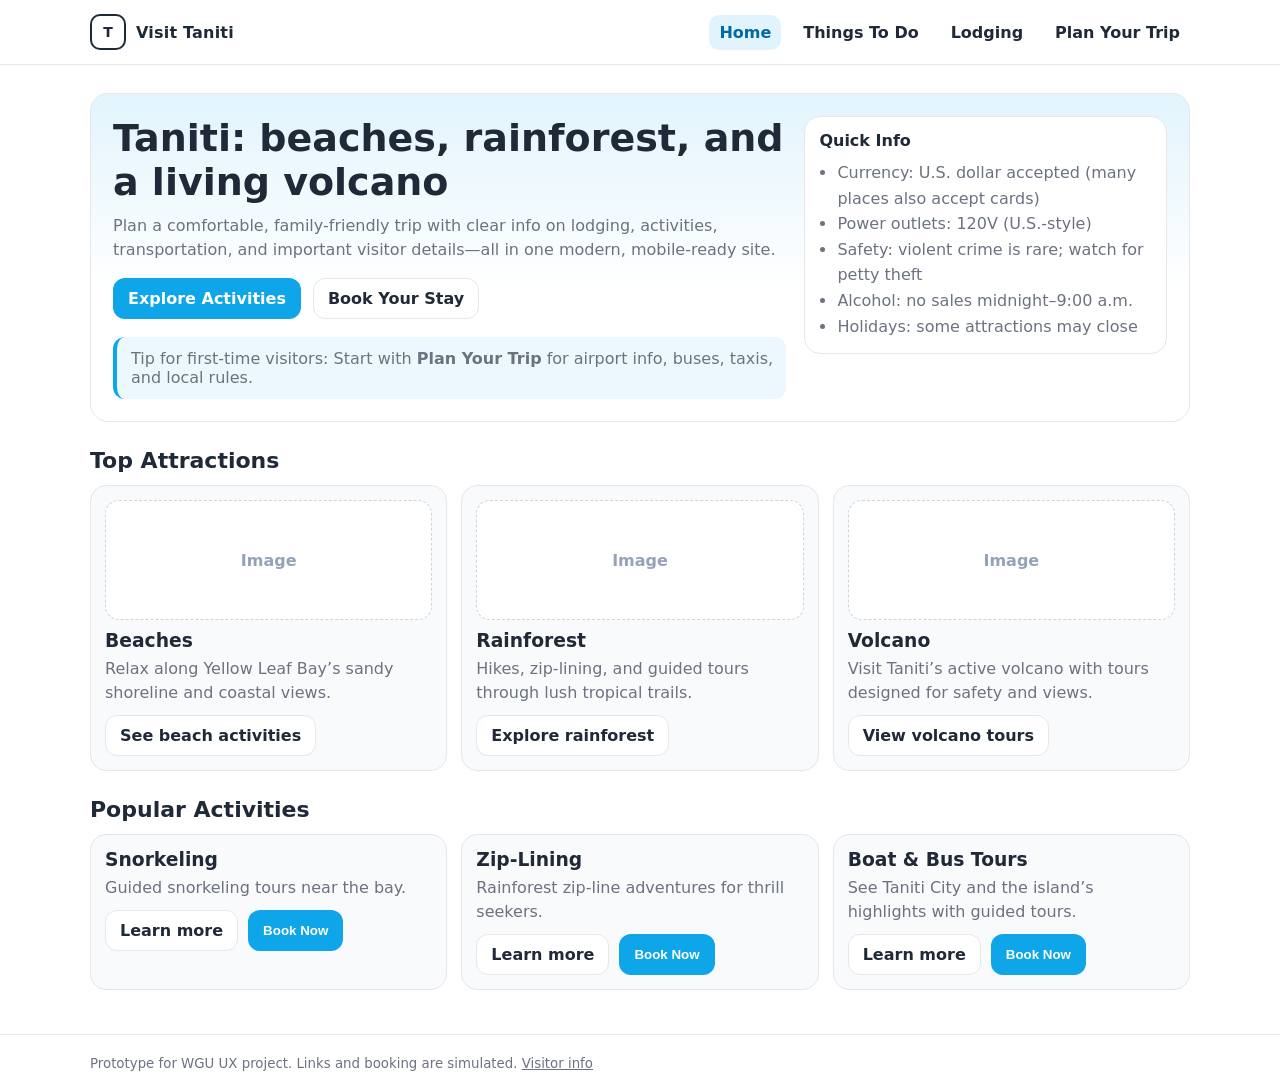
<file: index.html>
<!DOCTYPE html>
<html lang="en">
<head>
  <meta charset="UTF-8" />
  <meta name="viewport" content="width=device-width, initial-scale=1.0" />
  <title>Visit Taniti | Home</title>
  <link rel="stylesheet" href="styles.css" />
</head>
<body>
<header>
  <div class="container header-row">
    <a class="brand" href="index.html" aria-label="Visit Taniti Home">
      <div class="logo">T</div>
      <div>Visit Taniti</div>
    </a>

    <nav class="nav" aria-label="Primary navigation">
      <a href="index.html" aria-current="page">Home</a>
      <a href="activities.html">Things To Do</a>
      <a href="lodging.html">Lodging</a>
      <a href="plan.html">Plan Your Trip</a>
    </nav>

    <button class="menu-btn" onclick="toggleMenu()" aria-label="Open menu">Menu</button>
  </div>

  <div class="container mobile-nav" id="mobileNav" aria-label="Mobile navigation">
    <a href="index.html" aria-current="page">Home</a>
    <a href="activities.html">Things To Do</a>
    <a href="lodging.html">Lodging</a>
    <a href="plan.html">Plan Your Trip</a>
  </div>
</header>

<main class="container">
  <section class="hero" aria-label="Hero section">
    <div class="hero-grid">
      <div>
        <h1>Taniti: beaches, rainforest, and a living volcano</h1>
        <p>
          Plan a comfortable, family-friendly trip with clear info on lodging, activities, transportation,
          and important visitor details—all in one modern, mobile-ready site.
        </p>
        <div class="hero-actions">
          <a class="btn primary" href="activities.html">Explore Activities</a>
          <a class="btn" href="lodging.html">Book Your Stay</a>
        </div>

        <div class="section" style="margin-top:18px;">
          <div class="notice">
            Tip for first-time visitors: Start with <strong>Plan Your Trip</strong> for airport info, buses, taxis, and local rules.
          </div>
        </div>
      </div>

      <aside class="quick-box" aria-label="Quick info">
        <h3>Quick Info</h3>
        <ul class="quick-list">
          <li>Currency: U.S. dollar accepted (many places also accept cards)</li>
          <li>Power outlets: 120V (U.S.-style)</li>
          <li>Safety: violent crime is rare; watch for petty theft</li>
          <li>Alcohol: no sales midnight–9:00 a.m.</li>
          <li>Holidays: some attractions may close</li>
        </ul>
      </aside>
    </div>
  </section>

  <section class="section" aria-label="Top attractions">
    <h2>Top Attractions</h2>
    <div class="grid-3">
      <div class="card">
        <div class="thumb">Image</div>
        <h3>Beaches</h3>
        <p>Relax along Yellow Leaf Bay’s sandy shoreline and coastal views.</p>
        <div class="card-actions">
          <a class="btn" href="activities.html">See beach activities</a>
        </div>
      </div>

      <div class="card">
        <div class="thumb">Image</div>
        <h3>Rainforest</h3>
        <p>Hikes, zip-lining, and guided tours through lush tropical trails.</p>
        <div class="card-actions">
          <a class="btn" href="activities.html">Explore rainforest</a>
        </div>
      </div>

      <div class="card">
        <div class="thumb">Image</div>
        <h3>Volcano</h3>
        <p>Visit Taniti’s active volcano with tours designed for safety and views.</p>
        <div class="card-actions">
          <a class="btn" href="activities.html">View volcano tours</a>
        </div>
      </div>
    </div>
  </section>

  <section class="section" aria-label="Popular activities">
    <h2>Popular Activities</h2>
    <div class="grid-3">
      <div class="card">
        <h3>Snorkeling</h3>
        <p>Guided snorkeling tours near the bay.</p>
        <div class="card-actions">
          <a class="btn" href="activities.html">Learn more</a>
          <button class="btn primary" onclick="openBookingModal('Snorkeling Tour')">Book Now</button>
        </div>
      </div>

      <div class="card">
        <h3>Zip-Lining</h3>
        <p>Rainforest zip-line adventures for thrill seekers.</p>
        <div class="card-actions">
          <a class="btn" href="activities.html">Learn more</a>
          <button class="btn primary" onclick="openBookingModal('Rainforest Zip-Lining')">Book Now</button>
        </div>
      </div>

      <div class="card">
        <h3>Boat & Bus Tours</h3>
        <p>See Taniti City and the island’s highlights with guided tours.</p>
        <div class="card-actions">
          <a class="btn" href="activities.html">Learn more</a>
          <button class="btn primary" onclick="openBookingModal('Island Tour')">Book Now</button>
        </div>
      </div>
    </div>
  </section>
</main>

<footer>
  <div class="container">
    <small>
      Prototype for WGU UX project. Links and booking are simulated.
      <a href="plan.html">Visitor info</a>
    </small>
  </div>
</footer>

<!-- Booking Modal -->
<div class="modal-backdrop" id="modalBackdrop" aria-hidden="true" role="dialog" aria-modal="true">
  <div class="modal">
    <h3 id="modalTitle">Booking</h3>
    <p id="modalBody"></p>
    <div class="modal-actions">
      <button class="btn primary" onclick="closeBookingModal()">Close</button>
    </div>
  </div>
</div>

<script src="script.js"></script>
</body>
</html>
</file>
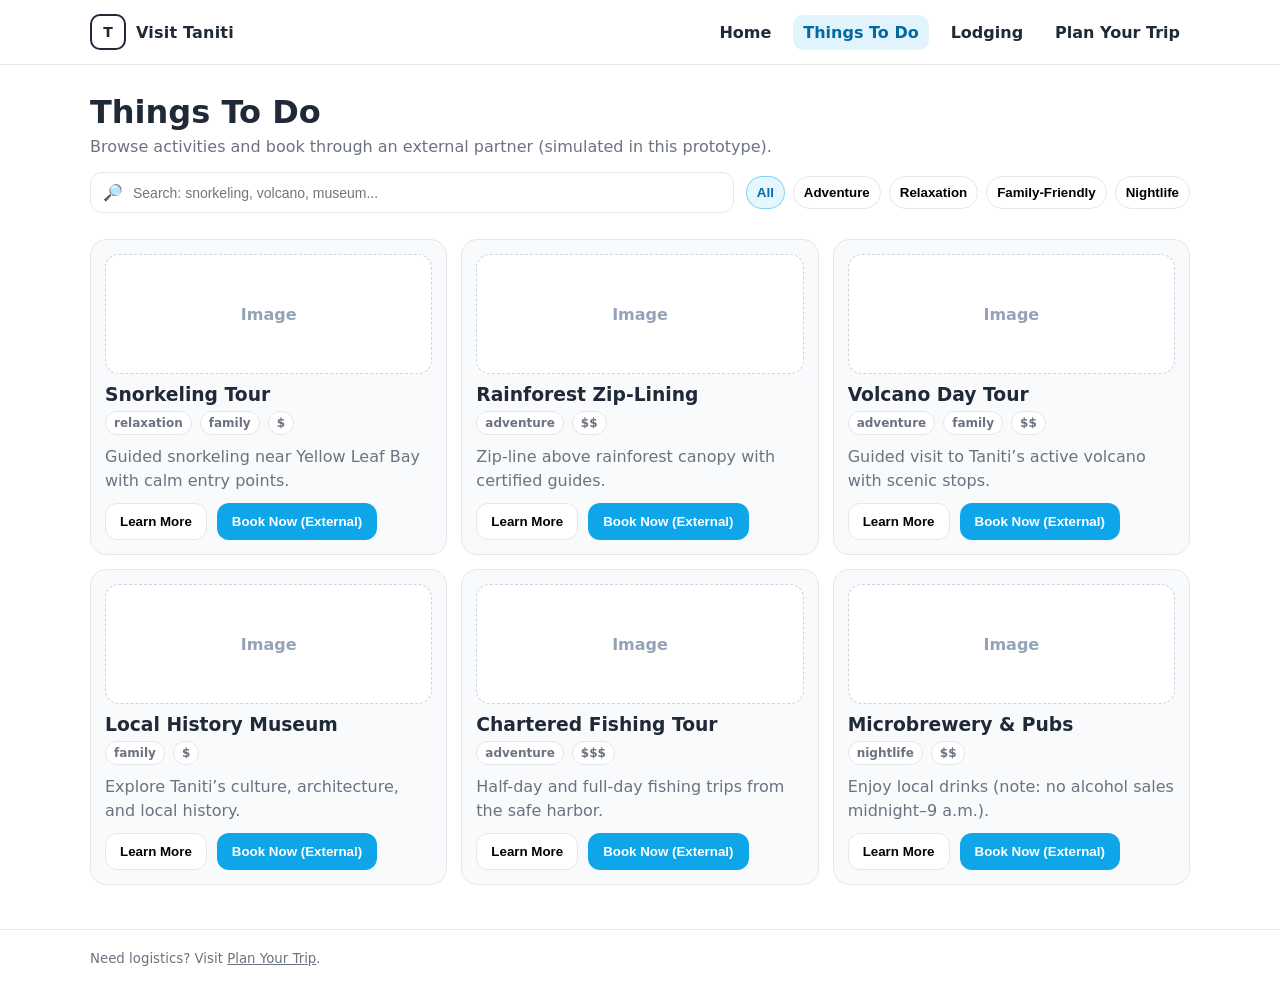
<file: activities.html>
<!DOCTYPE html>
<html lang="en">
<head>
  <meta charset="UTF-8" />
  <meta name="viewport" content="width=device-width, initial-scale=1.0" />
  <title>Visit Taniti | Things To Do</title>
  <link rel="stylesheet" href="styles.css" />
</head>
<body>
<header>
  <div class="container header-row">
    <a class="brand" href="index.html" aria-label="Visit Taniti Home">
      <div class="logo">T</div>
      <div>Visit Taniti</div>
    </a>

    <nav class="nav" aria-label="Primary navigation">
      <a href="index.html">Home</a>
      <a href="activities.html" aria-current="page">Things To Do</a>
      <a href="lodging.html">Lodging</a>
      <a href="plan.html">Plan Your Trip</a>
    </nav>

    <button class="menu-btn" onclick="toggleMenu()" aria-label="Open menu">Menu</button>
  </div>

  <div class="container mobile-nav" id="mobileNav" aria-label="Mobile navigation">
    <a href="index.html">Home</a>
    <a href="activities.html" aria-current="page">Things To Do</a>
    <a href="lodging.html">Lodging</a>
    <a href="plan.html">Plan Your Trip</a>
  </div>
</header>

<main class="container">
  <h1 style="margin:0 0 6px;">Things To Do</h1>
  <p style="margin:0 0 16px; color:var(--muted);">
    Browse activities and book through an external partner (simulated in this prototype).
  </p>

  <div class="toolbar" aria-label="Search and filters">
    <div class="input" aria-label="Search activities">
      🔎 <input id="activitySearch" type="search" placeholder="Search: snorkeling, volcano, museum..." />
    </div>

    <div class="filters" aria-label="Activity filters">
      <button class="pill" aria-pressed="true" data-filter="all">All</button>
      <button class="pill" aria-pressed="false" data-filter="adventure">Adventure</button>
      <button class="pill" aria-pressed="false" data-filter="relaxation">Relaxation</button>
      <button class="pill" aria-pressed="false" data-filter="family">Family-Friendly</button>
      <button class="pill" aria-pressed="false" data-filter="nightlife">Nightlife</button>
    </div>
  </div>

  <div id="activityEmpty" class="notice" style="display:none;">
    No activities match your search/filter. Try a different keyword.
  </div>

  <section class="section">
    <div class="grid-3">
      <!-- Card 1 -->
      <article class="card js-activity-card">
        <div class="thumb">Image</div>
        <h3 class="js-title">Snorkeling Tour</h3>
        <div class="badges">
          <span class="badge js-tag">relaxation</span>
          <span class="badge js-tag">family</span>
          <span class="badge">$</span>
        </div>
        <p>Guided snorkeling near Yellow Leaf Bay with calm entry points.</p>
        <div class="card-actions">
          <button class="btn" onclick="alert('Details page not built in this prototype.');">Learn More</button>
          <button class="btn primary" onclick="openBookingModal('Snorkeling Tour')">Book Now (External)</button>
        </div>
      </article>

      <!-- Card 2 -->
      <article class="card js-activity-card">
        <div class="thumb">Image</div>
        <h3 class="js-title">Rainforest Zip-Lining</h3>
        <div class="badges">
          <span class="badge js-tag">adventure</span>
          <span class="badge">$$</span>
        </div>
        <p>Zip-line above rainforest canopy with certified guides.</p>
        <div class="card-actions">
          <button class="btn" onclick="alert('Details page not built in this prototype.');">Learn More</button>
          <button class="btn primary" onclick="openBookingModal('Rainforest Zip-Lining')">Book Now (External)</button>
        </div>
      </article>

      <!-- Card 3 -->
      <article class="card js-activity-card">
        <div class="thumb">Image</div>
        <h3 class="js-title">Volcano Day Tour</h3>
        <div class="badges">
          <span class="badge js-tag">adventure</span>
          <span class="badge js-tag">family</span>
          <span class="badge">$$</span>
        </div>
        <p>Guided visit to Taniti’s active volcano with scenic stops.</p>
        <div class="card-actions">
          <button class="btn" onclick="alert('Details page not built in this prototype.');">Learn More</button>
          <button class="btn primary" onclick="openBookingModal('Volcano Day Tour')">Book Now (External)</button>
        </div>
      </article>

      <!-- Card 4 -->
      <article class="card js-activity-card">
        <div class="thumb">Image</div>
        <h3 class="js-title">Local History Museum</h3>
        <div class="badges">
          <span class="badge js-tag">family</span>
          <span class="badge">$</span>
        </div>
        <p>Explore Taniti’s culture, architecture, and local history.</p>
        <div class="card-actions">
          <button class="btn" onclick="alert('Details page not built in this prototype.');">Learn More</button>
          <button class="btn primary" onclick="openBookingModal('Local History Museum')">Book Now (External)</button>
        </div>
      </article>

      <!-- Card 5 -->
      <article class="card js-activity-card">
        <div class="thumb">Image</div>
        <h3 class="js-title">Chartered Fishing Tour</h3>
        <div class="badges">
          <span class="badge js-tag">adventure</span>
          <span class="badge">$$$</span>
        </div>
        <p>Half-day and full-day fishing trips from the safe harbor.</p>
        <div class="card-actions">
          <button class="btn" onclick="alert('Details page not built in this prototype.');">Learn More</button>
          <button class="btn primary" onclick="openBookingModal('Chartered Fishing Tour')">Book Now (External)</button>
        </div>
      </article>

      <!-- Card 6 -->
      <article class="card js-activity-card">
        <div class="thumb">Image</div>
        <h3 class="js-title">Microbrewery & Pubs</h3>
        <div class="badges">
          <span class="badge js-tag">nightlife</span>
          <span class="badge">$$</span>
        </div>
        <p>Enjoy local drinks (note: no alcohol sales midnight–9 a.m.).</p>
        <div class="card-actions">
          <button class="btn" onclick="alert('Details page not built in this prototype.');">Learn More</button>
          <button class="btn primary" onclick="openBookingModal('Microbrewery & Pubs')">Book Now (External)</button>
        </div>
      </article>
    </div>
  </section>
</main>

<footer>
  <div class="container">
    <small>Need logistics? Visit <a href="plan.html">Plan Your Trip</a>.</small>
  </div>
</footer>

<!-- Booking Modal -->
<div class="modal-backdrop" id="modalBackdrop" aria-hidden="true" role="dialog" aria-modal="true">
  <div class="modal">
    <h3 id="modalTitle">Booking</h3>
    <p id="modalBody"></p>
    <div class="modal-actions">
      <button class="btn primary" onclick="closeBookingModal()">Close</button>
    </div>
  </div>
</div>

<script src="script.js"></script>
<script>
  setupCardSearch({
    inputId: "activitySearch",
    cardSelector: ".js-activity-card",
    titleSelector: ".js-title",
    tagSelector: ".js-tag",
    emptyId: "activityEmpty"
  });

  setupPillFilters({
    pillSelector: ".pill",
    cardSelector: ".js-activity-card",
    tagSelector: ".js-tag",
    emptyId: "activityEmpty"
  });
</script>
</body>
</html>
</file>
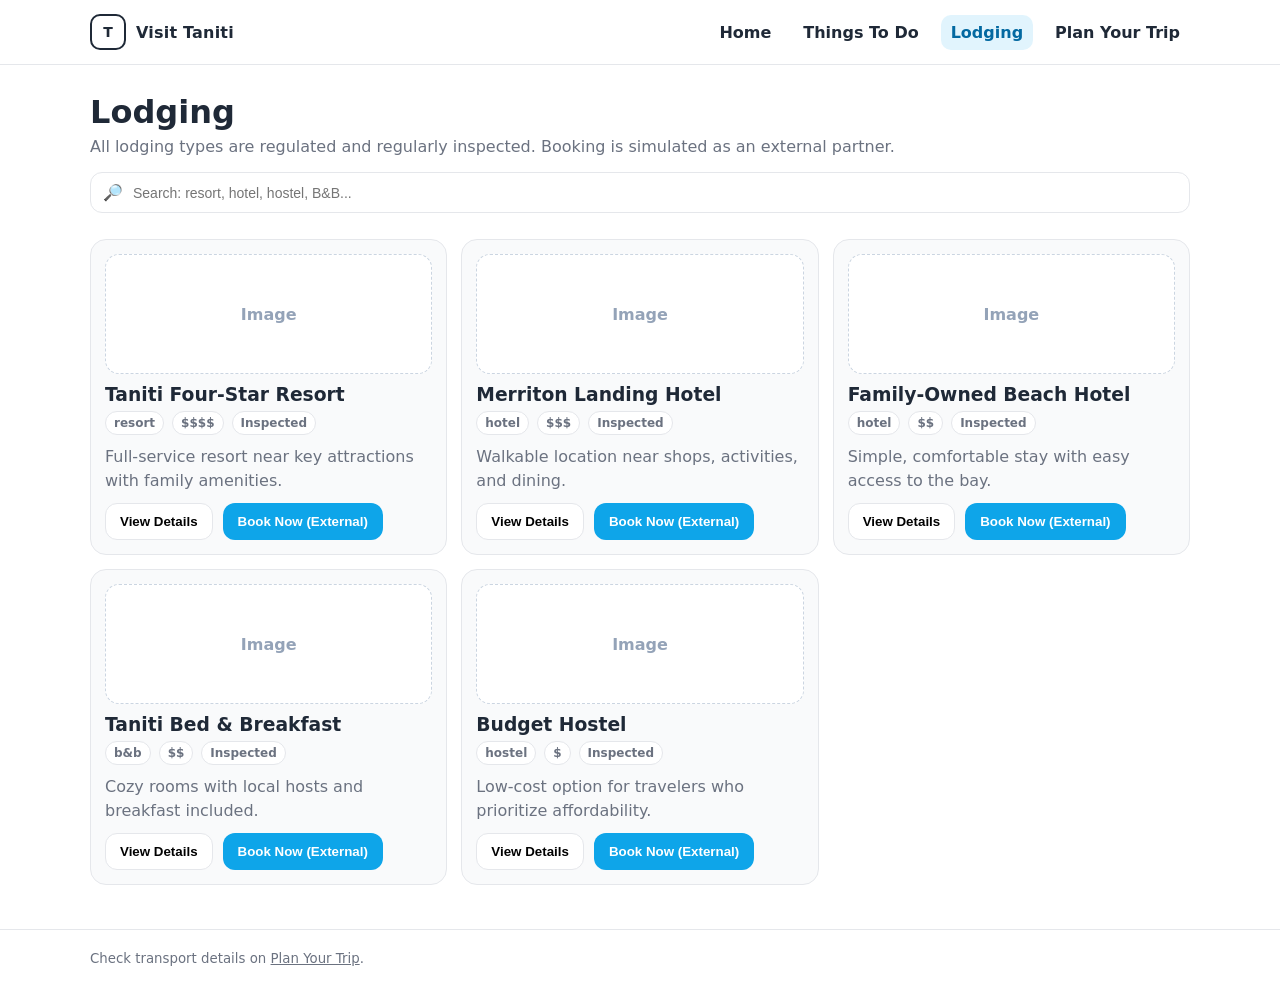
<file: lodging.html>
<!DOCTYPE html>
<html lang="en">
<head>
  <meta charset="UTF-8" />
  <meta name="viewport" content="width=device-width, initial-scale=1.0" />
  <title>Visit Taniti | Lodging</title>
  <link rel="stylesheet" href="styles.css" />
</head>
<body>
<header>
  <div class="container header-row">
    <a class="brand" href="index.html" aria-label="Visit Taniti Home">
      <div class="logo">T</div>
      <div>Visit Taniti</div>
    </a>

    <nav class="nav" aria-label="Primary navigation">
      <a href="index.html">Home</a>
      <a href="activities.html">Things To Do</a>
      <a href="lodging.html" aria-current="page">Lodging</a>
      <a href="plan.html">Plan Your Trip</a>
    </nav>

    <button class="menu-btn" onclick="toggleMenu()" aria-label="Open menu">Menu</button>
  </div>

  <div class="container mobile-nav" id="mobileNav" aria-label="Mobile navigation">
    <a href="index.html">Home</a>
    <a href="activities.html">Things To Do</a>
    <a href="lodging.html" aria-current="page">Lodging</a>
    <a href="plan.html">Plan Your Trip</a>
  </div>
</header>

<main class="container">
  <h1 style="margin:0 0 6px;">Lodging</h1>
  <p style="margin:0 0 16px; color:var(--muted);">
    All lodging types are regulated and regularly inspected. Booking is simulated as an external partner.
  </p>

  <div class="toolbar">
    <div class="input" aria-label="Search lodging">
      🔎 <input id="lodgingSearch" type="search" placeholder="Search: resort, hotel, hostel, B&B..." />
    </div>
  </div>

  <div id="lodgingEmpty" class="notice" style="display:none;">
    No lodging matches your search. Try a different keyword.
  </div>

  <section class="section">
    <div class="grid-3">
      <article class="card js-lodging-card">
        <div class="thumb">Image</div>
        <h3 class="js-title">Taniti Four-Star Resort</h3>
        <div class="badges">
          <span class="badge js-tag">resort</span>
          <span class="badge">$$$$</span>
          <span class="badge">Inspected</span>
        </div>
        <p>Full-service resort near key attractions with family amenities.</p>
        <div class="card-actions">
          <button class="btn" onclick="alert('Details page not built in this prototype.');">View Details</button>
          <button class="btn primary" onclick="openBookingModal('Taniti Four-Star Resort')">Book Now (External)</button>
        </div>
      </article>

      <article class="card js-lodging-card">
        <div class="thumb">Image</div>
        <h3 class="js-title">Merriton Landing Hotel</h3>
        <div class="badges">
          <span class="badge js-tag">hotel</span>
          <span class="badge">$$$</span>
          <span class="badge">Inspected</span>
        </div>
        <p>Walkable location near shops, activities, and dining.</p>
        <div class="card-actions">
          <button class="btn" onclick="alert('Details page not built in this prototype.');">View Details</button>
          <button class="btn primary" onclick="openBookingModal('Merriton Landing Hotel')">Book Now (External)</button>
        </div>
      </article>

      <article class="card js-lodging-card">
        <div class="thumb">Image</div>
        <h3 class="js-title">Family-Owned Beach Hotel</h3>
        <div class="badges">
          <span class="badge js-tag">hotel</span>
          <span class="badge">$$</span>
          <span class="badge">Inspected</span>
        </div>
        <p>Simple, comfortable stay with easy access to the bay.</p>
        <div class="card-actions">
          <button class="btn" onclick="alert('Details page not built in this prototype.');">View Details</button>
          <button class="btn primary" onclick="openBookingModal('Family-Owned Beach Hotel')">Book Now (External)</button>
        </div>
      </article>

      <article class="card js-lodging-card">
        <div class="thumb">Image</div>
        <h3 class="js-title">Taniti Bed & Breakfast</h3>
        <div class="badges">
          <span class="badge js-tag">b&b</span>
          <span class="badge">$$</span>
          <span class="badge">Inspected</span>
        </div>
        <p>Cozy rooms with local hosts and breakfast included.</p>
        <div class="card-actions">
          <button class="btn" onclick="alert('Details page not built in this prototype.');">View Details</button>
          <button class="btn primary" onclick="openBookingModal('Taniti Bed & Breakfast')">Book Now (External)</button>
        </div>
      </article>

      <article class="card js-lodging-card">
        <div class="thumb">Image</div>
        <h3 class="js-title">Budget Hostel</h3>
        <div class="badges">
          <span class="badge js-tag">hostel</span>
          <span class="badge">$</span>
          <span class="badge">Inspected</span>
        </div>
        <p>Low-cost option for travelers who prioritize affordability.</p>
        <div class="card-actions">
          <button class="btn" onclick="alert('Details page not built in this prototype.');">View Details</button>
          <button class="btn primary" onclick="openBookingModal('Budget Hostel')">Book Now (External)</button>
        </div>
      </article>
    </div>
  </section>
</main>

<footer>
  <div class="container">
    <small>Check transport details on <a href="plan.html">Plan Your Trip</a>.</small>
  </div>
</footer>

<!-- Booking Modal -->
<div class="modal-backdrop" id="modalBackdrop" aria-hidden="true" role="dialog" aria-modal="true">
  <div class="modal">
    <h3 id="modalTitle">Booking</h3>
    <p id="modalBody"></p>
    <div class="modal-actions">
      <button class="btn primary" onclick="closeBookingModal()">Close</button>
    </div>
  </div>
</div>

<script src="script.js"></script>
<script>
  setupCardSearch({
    inputId: "lodgingSearch",
    cardSelector: ".js-lodging-card",
    titleSelector: ".js-title",
    tagSelector: ".js-tag",
    emptyId: "lodgingEmpty"
  });
</script>
</body>
</html>
</file>
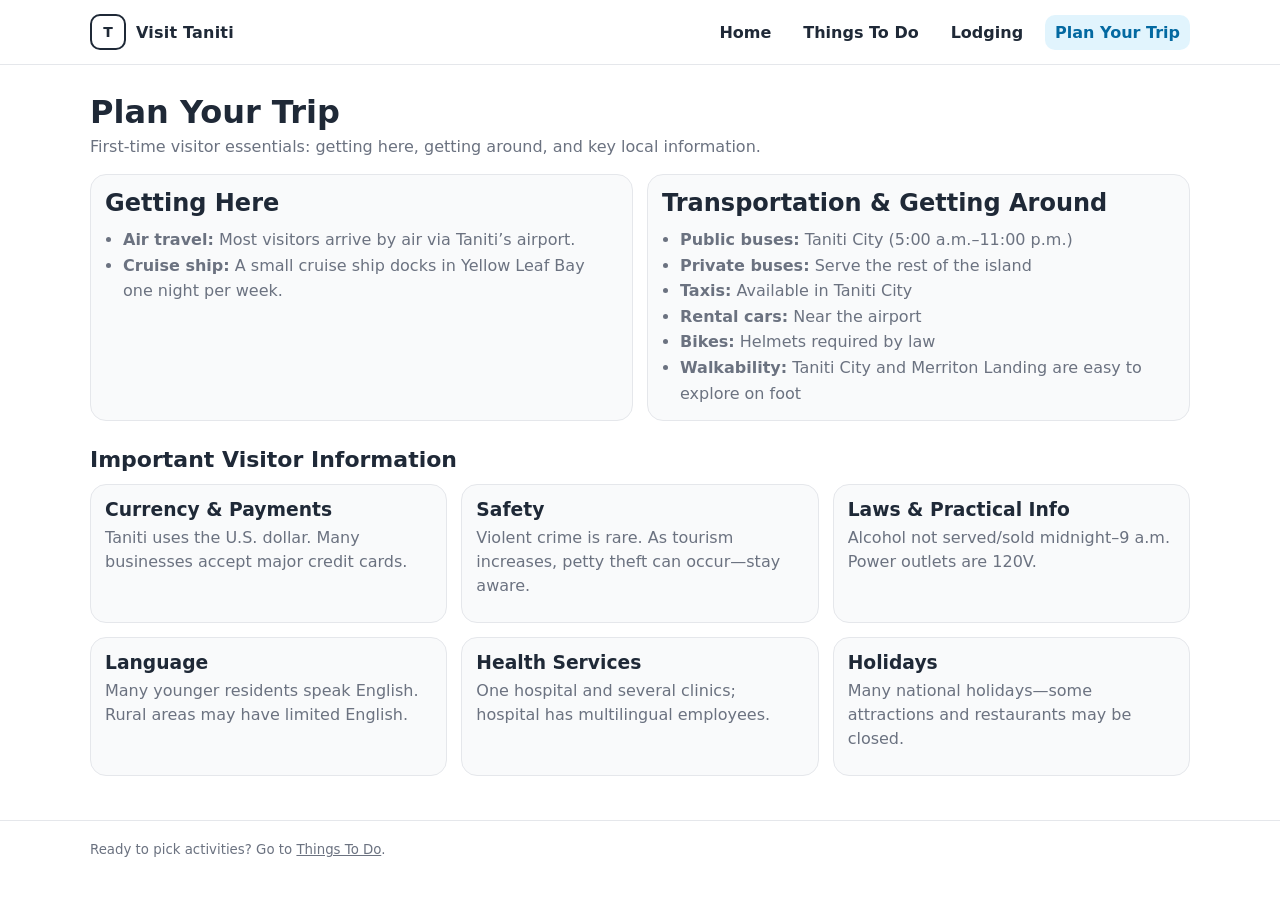
<file: plan.html>
<!DOCTYPE html>
<html lang="en">
<head>
  <meta charset="UTF-8" />
  <meta name="viewport" content="width=device-width, initial-scale=1.0" />
  <title>Visit Taniti | Plan Your Trip</title>
  <link rel="stylesheet" href="styles.css" />
</head>
<body>
<header>
  <div class="container header-row">
    <a class="brand" href="index.html" aria-label="Visit Taniti Home">
      <div class="logo">T</div>
      <div>Visit Taniti</div>
    </a>

    <nav class="nav" aria-label="Primary navigation">
      <a href="index.html">Home</a>
      <a href="activities.html">Things To Do</a>
      <a href="lodging.html">Lodging</a>
      <a href="plan.html" aria-current="page">Plan Your Trip</a>
    </nav>

    <button class="menu-btn" onclick="toggleMenu()" aria-label="Open menu">Menu</button>
  </div>

  <div class="container mobile-nav" id="mobileNav" aria-label="Mobile navigation">
    <a href="index.html">Home</a>
    <a href="activities.html">Things To Do</a>
    <a href="lodging.html">Lodging</a>
    <a href="plan.html" aria-current="page">Plan Your Trip</a>
  </div>
</header>

<main class="container">
  <h1 style="margin:0 0 6px;">Plan Your Trip</h1>
  <p style="margin:0 0 18px; color:var(--muted);">
    First-time visitor essentials: getting here, getting around, and key local information.
  </p>

  <div class="two-col">
    <section class="card" aria-label="Getting here">
      <h2 style="margin:0 0 10px;">Getting Here</h2>
      <ul class="quick-list">
        <li><strong>Air travel:</strong> Most visitors arrive by air via Taniti’s airport.</li>
        <li><strong>Cruise ship:</strong> A small cruise ship docks in Yellow Leaf Bay one night per week.</li>
      </ul>
    </section>

    <section class="card" aria-label="Transportation">
      <h2 style="margin:0 0 10px;">Transportation & Getting Around</h2>
      <ul class="quick-list">
        <li><strong>Public buses:</strong> Taniti City (5:00 a.m.–11:00 p.m.)</li>
        <li><strong>Private buses:</strong> Serve the rest of the island</li>
        <li><strong>Taxis:</strong> Available in Taniti City</li>
        <li><strong>Rental cars:</strong> Near the airport</li>
        <li><strong>Bikes:</strong> Helmets required by law</li>
        <li><strong>Walkability:</strong> Taniti City and Merriton Landing are easy to explore on foot</li>
      </ul>
    </section>
  </div>

  <section class="section">
    <h2>Important Visitor Information</h2>
    <div class="grid-3">
      <div class="card">
        <h3>Currency & Payments</h3>
        <p>Taniti uses the U.S. dollar. Many businesses accept major credit cards.</p>
      </div>
      <div class="card">
        <h3>Safety</h3>
        <p>Violent crime is rare. As tourism increases, petty theft can occur—stay aware.</p>
      </div>
      <div class="card">
        <h3>Laws & Practical Info</h3>
        <p>Alcohol not served/sold midnight–9 a.m. Power outlets are 120V.</p>
      </div>
      <div class="card">
        <h3>Language</h3>
        <p>Many younger residents speak English. Rural areas may have limited English.</p>
      </div>
      <div class="card">
        <h3>Health Services</h3>
        <p>One hospital and several clinics; hospital has multilingual employees.</p>
      </div>
      <div class="card">
        <h3>Holidays</h3>
        <p>Many national holidays—some attractions and restaurants may be closed.</p>
      </div>
    </div>
  </section>
</main>

<footer>
  <div class="container">
    <small>Ready to pick activities? Go to <a href="activities.html">Things To Do</a>.</small>
  </div>
</footer>

<!-- Booking Modal -->
<div class="modal-backdrop" id="modalBackdrop" aria-hidden="true" role="dialog" aria-modal="true">
  <div class="modal">
    <h3 id="modalTitle">Booking</h3>
    <p id="modalBody"></p>
    <div class="modal-actions">
      <button class="btn primary" onclick="closeBookingModal()">Close</button>
    </div>
  </div>
</div>

<script src="script.js"></script>
</body>
</html>
</file>
<file: styles.css>
:root{
  --bg:#ffffff;
  --text:#1f2937;
  --muted:#6b7280;
  --border:#e5e7eb;
  --card:#f9fafb;
  --accent:#0ea5e9;
  --accent2:#0369a1;
}

*{ box-sizing:border-box; }
html, body{ margin:0; padding:0; font-family: system-ui, -apple-system, Segoe UI, Roboto, Arial, sans-serif; color:var(--text); background:var(--bg); }
a{ color:inherit; text-decoration:none; }
a:focus, button:focus, input:focus{ outline:3px solid rgba(14,165,233,.35); outline-offset:2px; }

.container{ width:min(1100px, 92vw); margin:0 auto; }

header{
  border-bottom:1px solid var(--border);
  position:sticky;
  top:0;
  background:rgba(255,255,255,.95);
  backdrop-filter: blur(6px);
  z-index: 10;
}

.header-row{
  display:flex;
  align-items:center;
  justify-content:space-between;
  gap:16px;
  padding:14px 0;
}

.brand{
  display:flex;
  align-items:center;
  gap:10px;
  font-weight:800;
  letter-spacing:.2px;
}
.logo{
  width:36px; height:36px;
  border:2px solid var(--text);
  border-radius:10px;
  display:grid; place-items:center;
  font-size:14px;
}

.nav{
  display:flex;
  align-items:center;
  gap:12px;
}
.nav a{
  padding:8px 10px;
  border-radius:10px;
  color:var(--text);
  font-weight:600;
}
.nav a[aria-current="page"]{
  background:rgba(14,165,233,.12);
  color:var(--accent2);
}

.menu-btn{
  display:none;
  border:1px solid var(--border);
  background:#fff;
  border-radius:10px;
  padding:8px 10px;
  font-weight:700;
}

.mobile-nav{
  display:none;
  border-top:1px solid var(--border);
  padding:10px 0 14px;
}
.mobile-nav a{
  display:block;
  padding:10px 12px;
  border-radius:10px;
  font-weight:650;
}
.mobile-nav a:hover{ background:rgba(0,0,0,.04); }

main{ padding:28px 0 44px; }

.hero{
  border:1px solid var(--border);
  border-radius:18px;
  padding:22px;
  background:linear-gradient(180deg, rgba(14,165,233,.12), transparent 60%);
}
.hero-grid{
  display:grid;
  grid-template-columns: 1.3fr .7fr;
  gap:18px;
  align-items:start;
}
.hero h1{ margin:0 0 10px; font-size: clamp(26px, 4vw, 38px); }
.hero p{ margin:0 0 16px; color:var(--muted); line-height:1.5; }
.hero-actions{ display:flex; gap:12px; flex-wrap:wrap; }
.btn{
  display:inline-flex;
  align-items:center;
  justify-content:center;
  gap:8px;
  padding:10px 14px;
  border-radius:12px;
  border:1px solid var(--border);
  background:#fff;
  font-weight:800;
  cursor:pointer;
}
.btn.primary{
  background:var(--accent);
  border-color:transparent;
  color:#fff;
}
.btn.primary:hover{ filter:brightness(.95); }
.btn:hover{ background:rgba(0,0,0,.03); }

.quick-box{
  border:1px solid var(--border);
  border-radius:16px;
  background:#fff;
  padding:14px;
}
.quick-box h3{ margin:0 0 10px; font-size:16px; }
.quick-list{ margin:0; padding-left:18px; color:var(--muted); line-height:1.6; }

.section{
  margin-top:26px;
}
.section h2{
  margin:0 0 12px;
  font-size:22px;
}
.grid-3{
  display:grid;
  grid-template-columns: repeat(3, 1fr);
  gap:14px;
}
.card{
  border:1px solid var(--border);
  border-radius:16px;
  background:var(--card);
  padding:14px;
}
.card .thumb{
  height:120px;
  border:1px dashed #cbd5e1;
  border-radius:14px;
  background:#fff;
  display:grid;
  place-items:center;
  color:#94a3b8;
  font-weight:700;
  margin-bottom:10px;
}
.card h3{ margin:0 0 6px; }
.card p{ margin:0 0 10px; color:var(--muted); line-height:1.5; }
.badges{ display:flex; gap:8px; flex-wrap:wrap; margin:0 0 10px; }
.badge{
  display:inline-flex;
  padding:4px 8px;
  border-radius:999px;
  border:1px solid var(--border);
  background:#fff;
  font-size:12px;
  color:var(--muted);
  font-weight:700;
}
.card-actions{ display:flex; gap:10px; flex-wrap:wrap; }

.toolbar{
  display:flex;
  gap:12px;
  align-items:center;
  flex-wrap:wrap;
  margin:16px 0 12px;
}
.input{
  flex:1;
  min-width: 220px;
  display:flex;
  align-items:center;
  gap:8px;
  border:1px solid var(--border);
  border-radius:12px;
  padding:10px 12px;
  background:#fff;
}
.input input{
  border:none;
  width:100%;
  font-size:14px;
}
.filters{
  display:flex; gap:8px; flex-wrap:wrap;
}
.pill{
  border:1px solid var(--border);
  background:#fff;
  padding:8px 10px;
  border-radius:999px;
  font-weight:750;
  cursor:pointer;
}
.pill[aria-pressed="true"]{
  border-color: rgba(14,165,233,.45);
  background: rgba(14,165,233,.10);
  color: var(--accent2);
}

.two-col{
  display:grid;
  grid-template-columns: 1fr 1fr;
  gap:14px;
}

.notice{
  border-left:4px solid var(--accent);
  background: rgba(14,165,233,.08);
  padding:12px 12px 12px 14px;
  border-radius:12px;
  color: var(--muted);
}

footer{
  border-top:1px solid var(--border);
  padding:18px 0;
  color:var(--muted);
}

small a{ text-decoration:underline; }

/* Modal */
.modal-backdrop{
  position:fixed;
  inset:0;
  background:rgba(0,0,0,.45);
  display:none;
  align-items:center;
  justify-content:center;
  padding:18px;
  z-index: 50;
}
.modal{
  width:min(560px, 92vw);
  background:#fff;
  border-radius:18px;
  border:1px solid var(--border);
  padding:16px;
}
.modal h3{ margin:0 0 6px; }
.modal p{ margin:0 0 12px; color:var(--muted); line-height:1.5; }
.modal .modal-actions{ display:flex; gap:10px; flex-wrap:wrap; }

@media (max-width: 820px){
  .hero-grid{ grid-template-columns: 1fr; }
  .grid-3{ grid-template-columns: 1fr; }
  .two-col{ grid-template-columns: 1fr; }
  .nav{ display:none; }
  .menu-btn{ display:inline-flex; }
  .mobile-nav.show{ display:block; }
}
</file>
